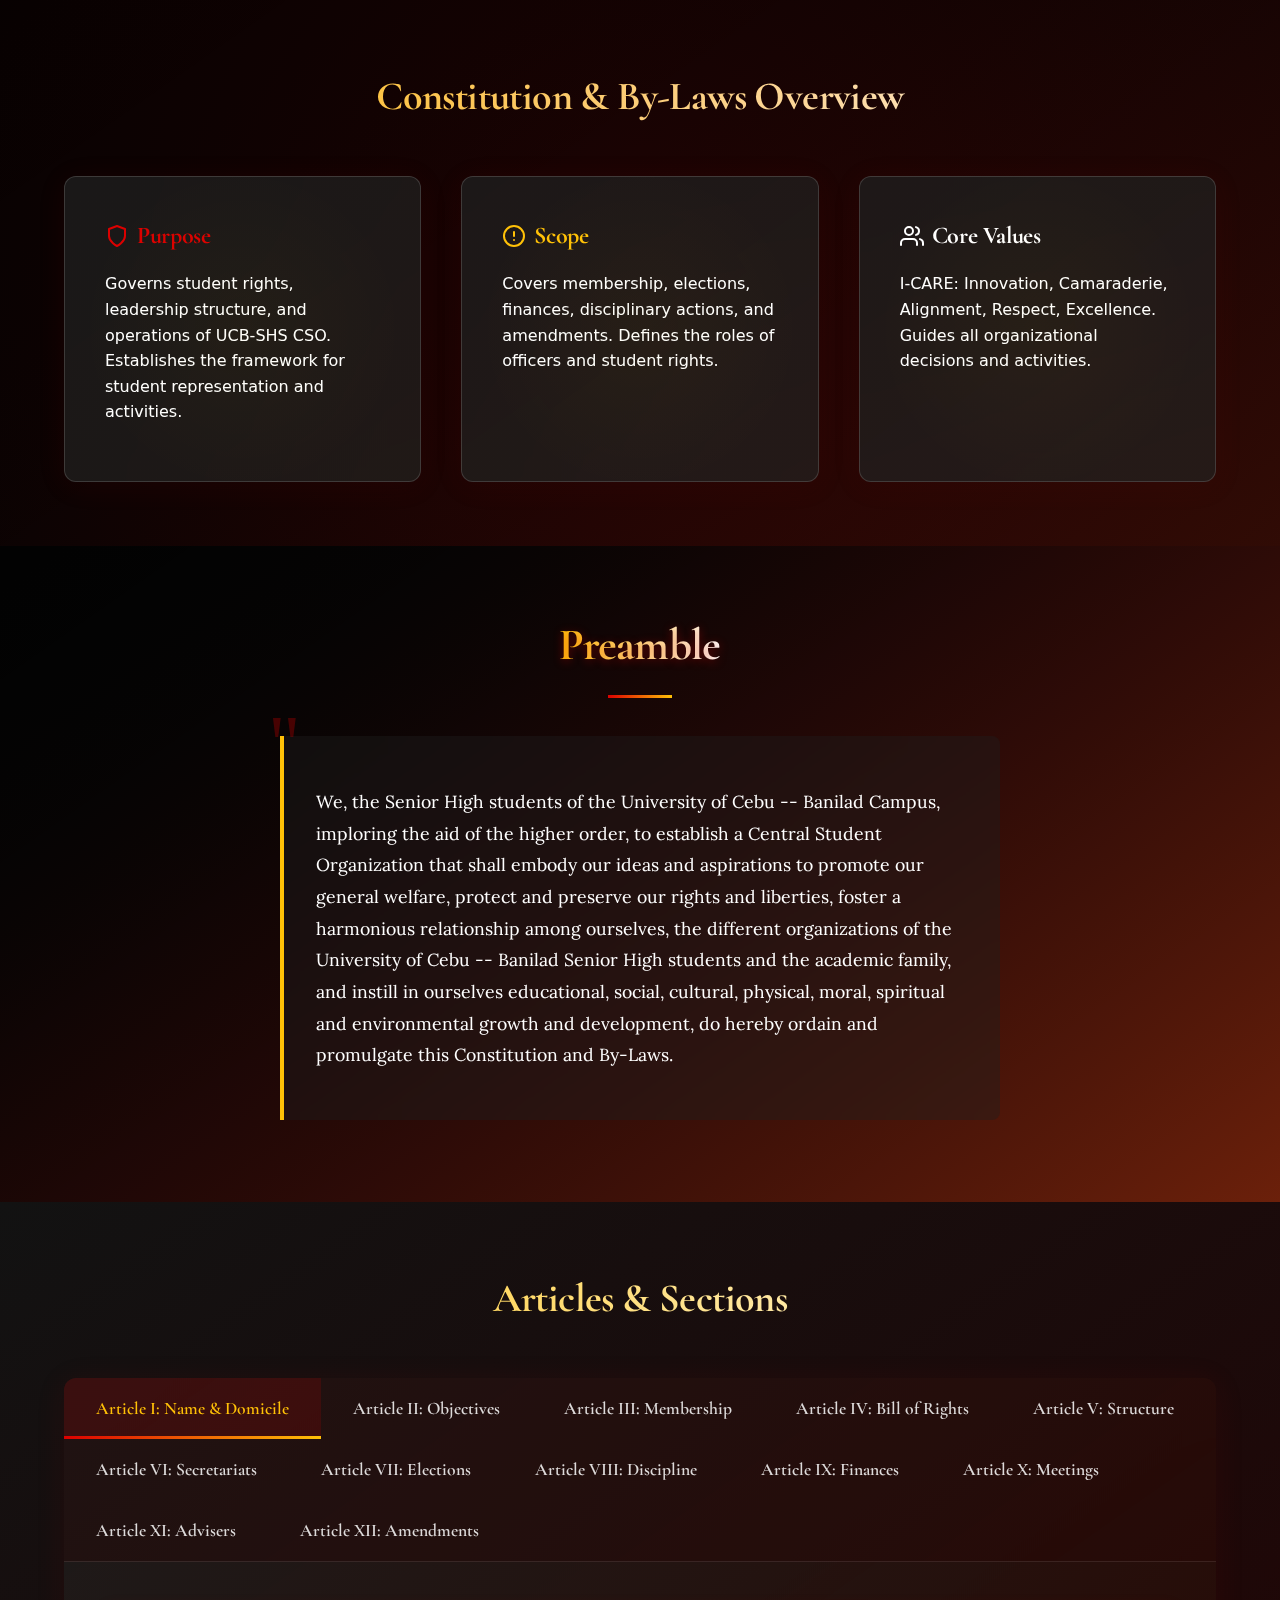
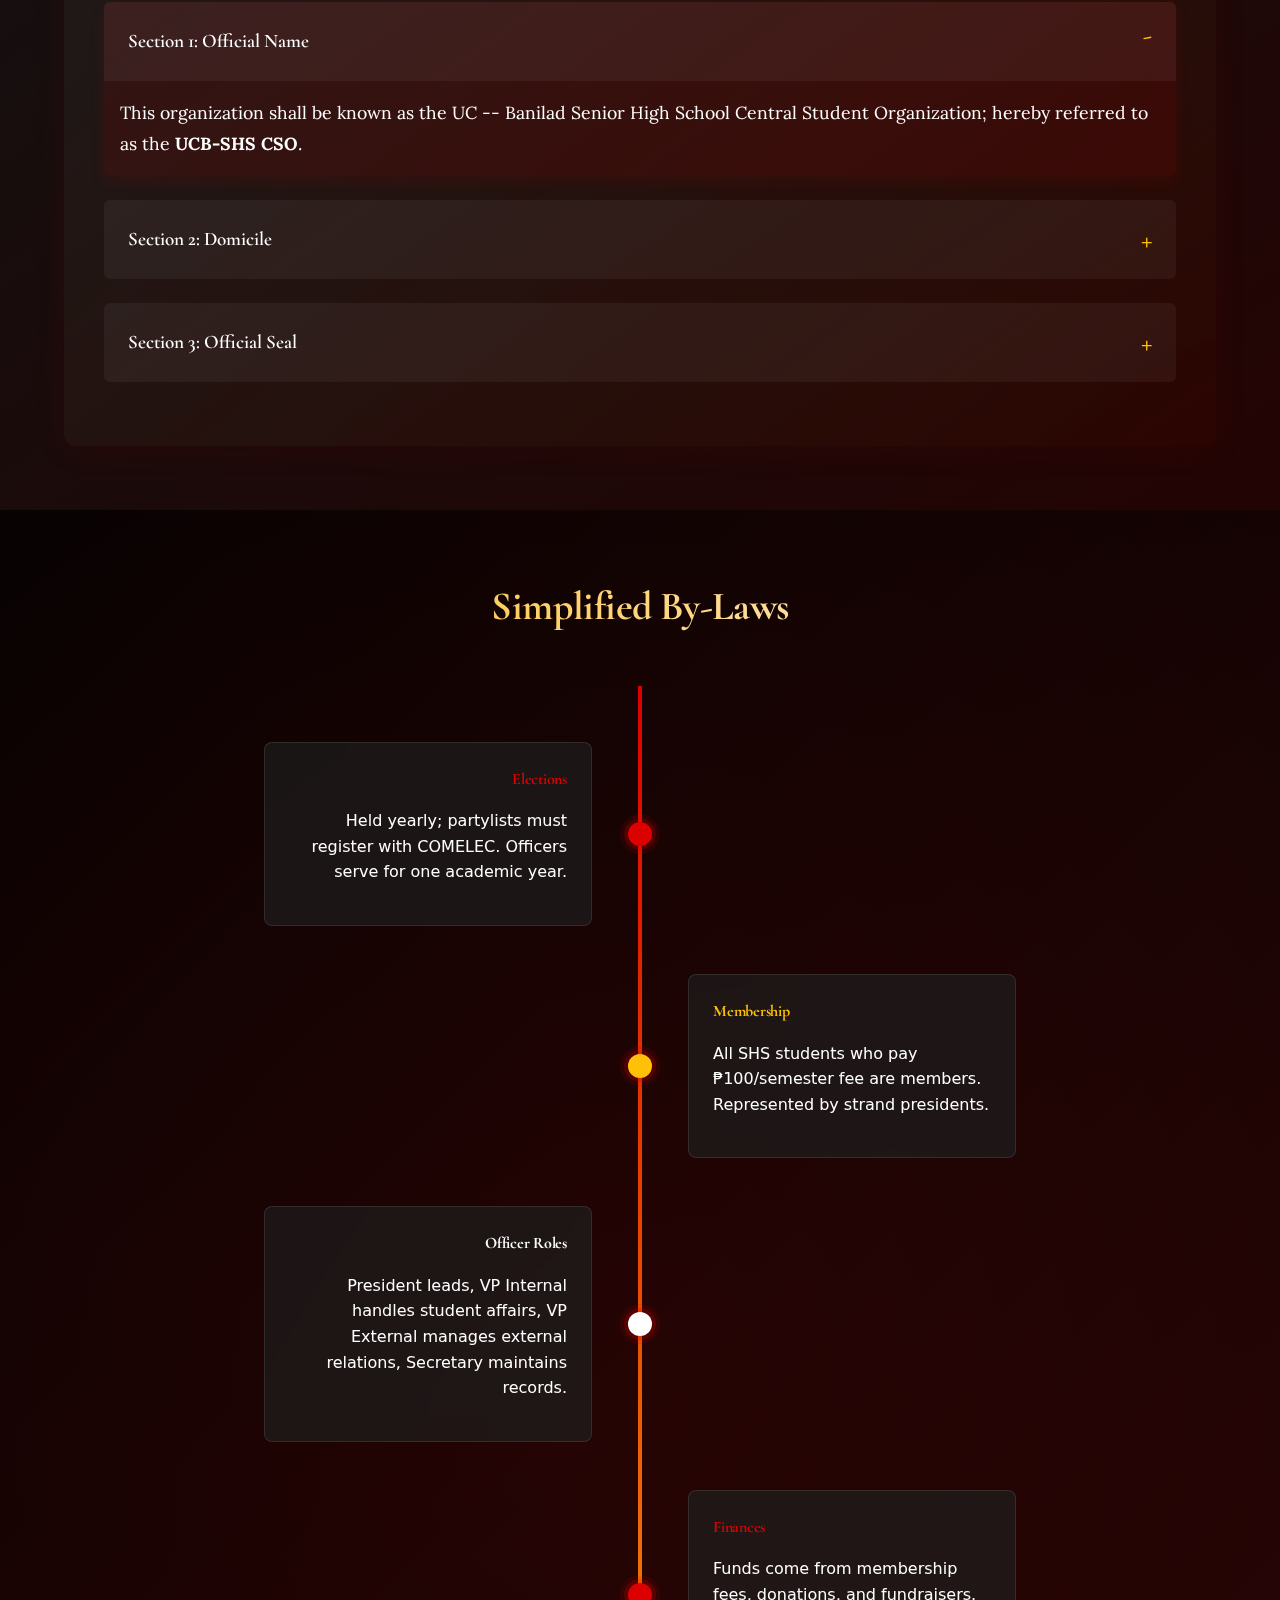
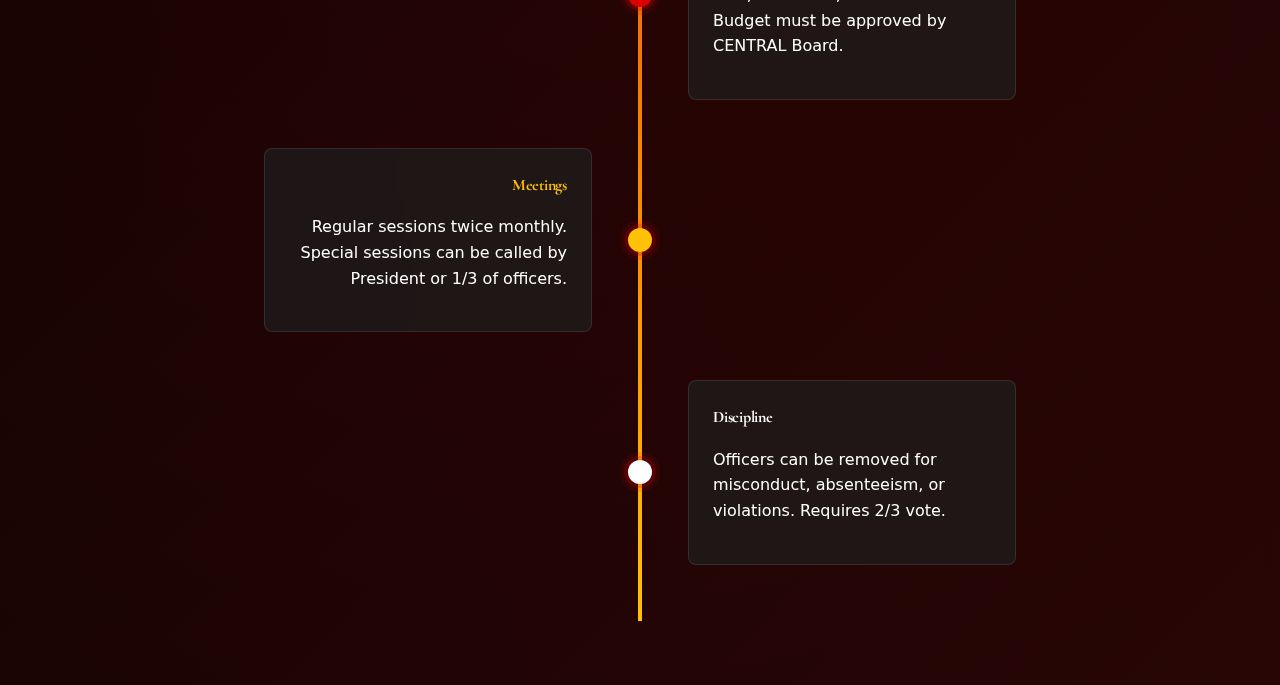
<file: index.html>
<!DOCTYPE html>
<html lang="en">
<head>
    <meta charset="UTF-8">
    <meta name="viewport" content="width=device-width, initial-scale=1.0">
    <title>Constitution & By-Laws</title>
    <link rel="preconnect" href="https://fonts.googleapis.com">
    <link rel="preconnect" href="https://fonts.gstatic.com" crossorigin>
    <link href="https://fonts.googleapis.com/css2?family=Cormorant+Garamond:wght@400;500;600;700&family=Lora:wght@400;500;600&display=swap" rel="stylesheet">
    <style>
        /* ======================
           GLOBAL STYLES 
           ====================== */
        :root {
            --crimson: #dc0000;
            --gold: #ffc107;
            --dark-bg: #121212;
            --light-white: rgba(255, 255, 255, 0.85);
            --section-padding: 4rem 0;
            --ease-smooth: cubic-bezier(0.16, 1, 0.3, 1);
        }
        
        body {
            font-family: 'Segoe UI', system-ui, sans-serif;
            background-color: var(--dark-bg);
            color: white;
            margin: 0;
            padding: 0;
            line-height: 1.6;
        }
        
        h1, h2, h3, h4 {
            font-weight: 700;
            margin-top: 0;
            font-family: 'Cormorant Garamond', serif;
            letter-spacing: -0.015em;
        }
        
        a {
            color: var(--gold);
            text-decoration: none;
        }
        
        .container {
            width: 90%;
            max-width: 1200px;
            margin: 0 auto;
        }

        /* ======================
           CBL OVERVIEW SECTION 
           ====================== */
        .cbl-overview {
            padding: var(--section-padding);
            background: linear-gradient(145deg, 
                rgba(0,0,0,0.95), 
                color-mix(in oklab, rgba(40,0,0,0.7), var(--gold) 5%));
            position: relative;
            overflow: hidden;
        }
        
        .cbl-overview::before {
            content: '';
            position: absolute;
            top: -50%;
            left: -50%;
            width: 200%;
            height: 200%;
            background: radial-gradient(circle, rgba(220,0,0,0.1) 0%, transparent 70%);
            animation: pulse 15s infinite alternate;
            z-index: 0;
        }
        
        .overview-grid {
            display: grid;
            grid-template-columns: repeat(auto-fit, minmax(300px, 1fr));
            gap: 2.5rem;
            position: relative;
            z-index: 1;
        }
        
        .overview-card {
            background: linear-gradient(
                145deg,
                rgba(30, 30, 30, 0.8),
                color-mix(in oklab, rgba(30, 30, 30, 0.7), var(--gold) 2%)
            );
            backdrop-filter: blur(12px);
            border-radius: 12px;
            padding: 2.5rem;
            border: 1px solid rgba(255, 255, 255, 0.15);
            transition: all 0.4s var(--ease-smooth);
            box-shadow: 
                0 4px 30px rgba(179, 0, 0, 0.08),
                0 7px 20px rgba(0, 0, 0, 0.1);
            position: relative;
            overflow: hidden;
        }
        
        .overview-card::before {
            content: '';
            position: absolute;
            top: 0;
            left: 0;
            width: 100%;
            height: 100%;
            background: radial-gradient(
                circle at center,
                rgba(255, 215, 0, 0.05) 0%,
                transparent 70%
            );
            z-index: 0;
            opacity: 0.6;
            transition: opacity 0.3s ease;
        }
        
        .overview-card:hover {
            transform: translateY(-8px);
            box-shadow: 
                0 8px 40px rgba(220, 0, 0, 0.2),
                0 12px 30px rgba(0, 0, 0, 0.15);
        }
        
        .overview-card:hover::before {
            opacity: 0.9;
        }
        
        .overview-card h3 {
            color: var(--accent);
            font-size: 1.5rem;
            margin-bottom: 1rem;
            display: flex;
            align-items: center;
            gap: 0.5rem;
        }
        
        .overview-card h3::before {
            content: '';
            display: inline-block;
            width: 24px;
            height: 24px;
            background-color: var(--accent);
            mask-image: var(--icon);
            mask-size: contain;
            mask-repeat: no-repeat;
            mask-position: center;
        }

        /* ======================
           PREAMBLE SECTION 
           ====================== */
        .preamble-section {
            padding: var(--section-padding);
            position: relative;
            background: url('https://images.unsplash.com/photo-1601662528567-526cd06f6582?ixlib=rb-1.2.1&auto=format&fit=crop&w=1350&q=80') center/cover fixed;
            text-align: center;
        }
        
        .preamble-section::before {
            content: '';
            position: absolute;
            top: 0;
            left: 0;
            width: 100%;
            height: 100%;
            background: linear-gradient(145deg, 
                rgba(0,0,0,0.9), 
                color-mix(in oklab, rgba(220,0,0,0.4), var(--gold) 5%));
        }
        
        .preamble-content {
            position: relative;
            z-index: 1;
            max-width: 800px;
            margin: 0 auto;
        }
        
        .preamble-content h2 {
            font-size: clamp(2rem, 4vw, 2.8rem);
            background: linear-gradient(to right, var(--gold), #ffffff);
            -webkit-background-clip: text;
            background-clip: text;
            color: transparent;
            text-shadow: 0 2px 10px rgba(220, 0, 0, 0.4);
            position: relative;
            display: inline-block;
        }
        
        .preamble-content h2::after {
            content: '';
            position: absolute;
            bottom: -1rem;
            left: 50%;
            transform: translateX(-50%);
            width: 4rem;
            height: 3px;
            background: linear-gradient(90deg, var(--crimson), var(--gold));
        }
        
        .preamble-content blockquote {
            font-family: 'Lora', serif;
            font-size: clamp(1.1rem, 1.25vw, 1.3rem);
            line-height: 1.8;
            border-left: 4px solid var(--gold);
            padding: 2rem;
            text-align: left;
            position: relative;
            background: rgba(30, 30, 30, 0.4);
            backdrop-filter: blur(8px);
            border-radius: 0 8px 8px 0;
            transition: all 0.4s var(--ease-smooth);
        }
        
        .preamble-content blockquote:hover {
            transform: translateY(-5px);
            box-shadow: 0 10px 30px rgba(220, 0, 0, 0.2);
        }
        
        .preamble-content blockquote::before {
            content: '"';
            position: absolute;
            font-size: 5rem;
            color: rgba(220, 0, 0, 0.3);
            top: -2rem;
            left: -1rem;
            line-height: 1;
            font-family: serif;
        }

        /* ======================
           ARTICLES SECTION 
           ====================== */
        .articles-section {
            padding: var(--section-padding);
            background: linear-gradient(145deg, 
                rgba(18,18,18,0.95), 
                rgba(40,0,0,0.8));
        }
        
        .articles-container {
            background: linear-gradient(
                145deg,
                rgba(30, 30, 30, 0.8),
                color-mix(in oklab, rgba(40, 0, 0, 0.6), var(--gold) 3%)
            );
            backdrop-filter: blur(12px);
            border-radius: 12px;
            overflow: hidden;
            box-shadow: 
                0 4px 30px rgba(179, 0, 0, 0.1),
                0 7px 20px rgba(0, 0, 0, 0.1);
        }
        
        .article-tabs {
            display: flex;
            flex-wrap: wrap;
            border-bottom: 1px solid rgba(255, 255, 255, 0.1);
            background: rgba(40, 0, 0, 0.3);
        }
        
        .tab-btn {
            padding: 1.25rem 2rem;
            background: transparent;
            border: none;
            color: var(--light-white);
            font-family: 'Cormorant Garamond', serif;
            font-weight: 600;
            font-size: 1.1rem;
            cursor: pointer;
            position: relative;
            transition: all 0.4s var(--ease-smooth);
        }
        
        .tab-btn::after {
            content: '';
            position: absolute;
            bottom: 0;
            left: 0;
            width: 100%;
            height: 3px;
            background: linear-gradient(90deg, var(--crimson), var(--gold));
            transform: scaleX(0);
            transition: transform 0.4s var(--ease-smooth);
        }
        
        .tab-btn:hover {
            color: white;
            background: rgba(220, 0, 0, 0.2);
        }
        
        .tab-btn.active {
            color: var(--gold);
            background: rgba(220, 0, 0, 0.15);
        }
        
        .tab-btn.active::after {
            transform: scaleX(1);
        }
        
        .article-content {
            padding: 2.5rem;
            display: none;
            opacity: 0;
            transition: 
                opacity 0.4s var(--ease-smooth),
                height 0.4s var(--ease-smooth),
                padding 0.4s var(--ease-smooth);
        }
        
        .article-content.active {
            display: block;
            opacity: 1;
        }
        
        .article-content details {
            margin-bottom: 1.5rem;
            border-radius: 6px;
            overflow: hidden;
            transition: all 0.3s var(--ease-smooth);
        }
        
        .article-content details[open] {
            background: rgba(220, 0, 0, 0.1);
            box-shadow: 0 5px 15px rgba(220, 0, 0, 0.1);
        }
        
        .article-content summary {
            padding: 1.5rem;
            background: rgba(255, 255, 255, 0.05);
            cursor: pointer;
            font-family: 'Cormorant Garamond', serif;
            font-weight: 600;
            font-size: 1.2rem;
            position: relative;
            list-style: none;
        }
        
        .article-content summary::after {
            content: '+';
            position: absolute;
            right: 1.5rem;
            top: 50%;
            transform: translateY(-50%);
            font-size: 1.8rem;
            color: var(--gold);
            transition: all 0.3s var(--ease-smooth);
        }
        
        .article-content details[open] summary::after {
            content: '-';
            transform: translateY(-50%) rotate(180deg);
        }
        
        .article-content summary:hover {
            background: rgba(220, 0, 0, 0.2);
        }
        
        .article-content p {
            font-family: 'Lora', serif;
            font-size: 1.1rem;
            line-height: 1.8;
            padding: 1rem;
            margin: 0;
        }

/* Simplified Bylaws Section - Exact Layout Match */
.simplified-section {
    padding: var(--section-padding);
    background: linear-gradient(135deg, rgba(0,0,0,0.9), rgba(40,0,0,0.7));
    position: relative;
    overflow: hidden;
}

.simplified-section::before {
    content: '';
    position: absolute;
    top: -50%;
    left: -50%;
    width: 200%;
    height: 200%;
    background: radial-gradient(circle, rgba(220,0,0,0.1) 0%, transparent 70%);
    animation: pulse 15s infinite alternate;
    z-index: 0;
}

.timeline {
    position: relative;
    max-width: 800px;
    margin: 0 auto;
    padding: 2rem 0;
}

.timeline::before {
    content: '';
    position: absolute;
    top: 0;
    left: 50%;
    transform: translateX(-50%);
    width: 4px;
    height: 100%;
    background: linear-gradient(to bottom, var(--crimson), var(--gold));
}

.timeline-item {
    position: relative;
    width: 50%;
    padding: 1.5rem;
    box-sizing: border-box;
}

.timeline-item:nth-child(odd) {
    left: 0;
    text-align: right;
    padding-right: 3rem;
}

.timeline-item:nth-child(even) {
    left: 50%;
    text-align: left;
    padding-left: 3rem;
}

.timeline-marker {
    position: absolute;
    width: 24px;
    height: 24px;
    border-radius: 50%;
    background: var(--color);
    top: 50%;
    transform: translateY(-50%);
    box-shadow: 0 0 0 4px rgba(220, 0, 0, 0.2), 0 0 0 8px rgba(220, 0, 0, 0.1);
    animation: pulse 2s infinite;
}

.timeline-item:nth-child(odd) .timeline-marker {
    right: -12px;
}

.timeline-item:nth-child(even) .timeline-marker {
    left: -12px;
}

.timeline-content {
    background: rgba(30, 30, 30, 0.7);
    backdrop-filter: blur(10px);
    padding: 1.5rem;
    border-radius: 8px;
    border: 1px solid rgba(255, 255, 255, 0.1);
    transition: all 0.3s ease;
}

.timeline-item:hover .timeline-content {
    transform: translateY(-5px);
    box-shadow: 0 10px 20px rgba(220, 0, 0, 0.3);
}

.timeline-content h4 {
    color: var(--color);
    margin-bottom: 0.5rem;
}

/* Mobile Responsiveness */
@media (max-width: 768px) {
    .timeline::before {
        left: 31px;
    }
    
    .timeline-item {
        width: 100%;
        padding-left: 70px;
        padding-right: 0;
        text-align: left;
    }
    
    .timeline-item:nth-child(even) {
        left: 0;
    }
    
    .timeline-item:nth-child(odd) .timeline-marker,
    .timeline-item:nth-child(even) .timeline-marker {
        left: 19px;
    }
}


        /* ======================
           ANIMATIONS 
           ====================== */
        @keyframes pulse {
            0% { box-shadow: 0 0 0 0 rgba(220, 0, 0, 0.4); }
            70% { box-shadow: 0 0 0 15px rgba(220, 0, 0, 0); }
            100% { box-shadow: 0 0 0 0 rgba(220, 0, 0, 0); }
        }
        
        @keyframes fadeInUp {
            from {
                opacity: 0;
                transform: translateY(20px);
            }
            to {
                opacity: 1;
                transform: translateY(0);
            }
        }

    </style>
</head>
<body>
    <!-- Overview Section -->
    <section class="cbl-overview">
        <div class="container">
            <h2 style="text-align: center; margin-bottom: 3rem; font-size: 2.5rem; background: linear-gradient(to right, var(--gold), #ffffff); -webkit-background-clip: text; background-clip: text; color: transparent;">Constitution & By-Laws Overview</h2>
            
            <div class="overview-grid">
                <div class="overview-card" style="--accent: var(--crimson); --icon: url('data:image/svg+xml,%3Csvg xmlns=%22http://www.w3.org/2000/svg%22 viewBox=%220 0 24 24%22 fill=%22none%22 stroke=%22currentColor%22 stroke-width=%222%22 stroke-linecap=%22round%22 stroke-linejoin=%22round%22%3E%3Cpath d=%22M12 22s8-4 8-10V5l-8-3-8 3v7c0 6 8 10 8 10z%22/%3E%3C/svg%3E');">
                  <h3>Purpose</h3>
                  <p>Governs student rights, leadership structure, and operations of UCB-SHS CSO. Establishes the framework for student representation and activities.</p>
                </div>
              
                <div class="overview-card" style="--accent: var(--gold); --icon: url('data:image/svg+xml,%3Csvg xmlns=%22http://www.w3.org/2000/svg%22 viewBox=%220 0 24 24%22 fill=%22none%22 stroke=%22currentColor%22 stroke-width=%222%22 stroke-linecap=%22round%22 stroke-linejoin=%22round%22%3E%3Ccircle cx=%2212%22 cy=%2212%22 r=%2210%22/%3E%3Cline x1=%2212%22 y1=%228%22 x2=%2212%22 y2=%2212%22/%3E%3Cline x1=%2212%22 y1=%2216%22 x2=%2212.01%22 y2=%2216%22/%3E%3C/svg%3E');">
                  <h3>Scope</h3>
                  <p>Covers membership, elections, finances, disciplinary actions, and amendments. Defines the roles of officers and student rights.</p>
                </div>
              
                <div class="overview-card" style="--accent: #ffffff; --icon: url('data:image/svg+xml,%3Csvg xmlns=%22http://www.w3.org/2000/svg%22 viewBox=%220 0 24 24%22 fill=%22none%22 stroke=%22currentColor%22 stroke-width=%222%22 stroke-linecap=%22round%22 stroke-linejoin=%22round%22%3E%3Cpath d=%22M17 21v-2a4 4 0 0 0-4-4H5a4 4 0 0 0-4 4v2%22/%3E%3Ccircle cx=%229%22 cy=%227%22 r=%224%22/%3E%3Cpath d=%22M23 21v-2a4 4 0 0 0-3-3.87%22/%3E%3Cpath d=%22M16 3.13a4 4 0 0 1 0 7.75%22/%3E%3C/svg%3E');">
                  <h3>Core Values</h3>
                  <p>I-CARE: Innovation, Camaraderie, Alignment, Respect, Excellence. Guides all organizational decisions and activities.</p>
                </div>
              </div>
              
        </div>
    </section>
    
    <!-- Preamble Section -->
    <section class="preamble-section">
        <div class="container preamble-content">
            <h2>Preamble</h2>
            <blockquote>
                <p>We, the Senior High students of the University of Cebu -- Banilad Campus, imploring the aid of the higher order, to establish a Central Student Organization that shall embody our ideas and aspirations to promote our general welfare, protect and preserve our rights and liberties, foster a harmonious relationship among ourselves, the different organizations of the University of Cebu -- Banilad Senior High students and the academic family, and instill in ourselves educational, social, cultural, physical, moral, spiritual and environmental growth and development, do hereby ordain and promulgate this Constitution and By-Laws.</p>
            </blockquote>
        </div>
    </section>
    
    <!-- Articles Section -->
    <section class="articles-section">
        <div class="container">
            <h2 style="text-align: center; margin-bottom: 3rem; font-size: 2.5rem; background: linear-gradient(to right, var(--gold), #ffffff); -webkit-background-clip: text; background-clip: text; color: transparent;">Articles & Sections</h2>
            
            <div class="articles-container">
                <div class="article-tabs">
                    <button class="tab-btn active" onclick="openArticle('article1', event)">Article I: Name & Domicile</button>
                    <button class="tab-btn" onclick="openArticle('article2', event)">Article II: Objectives</button>
                    <button class="tab-btn" onclick="openArticle('article3', event)">Article III: Membership</button>
                    <button class="tab-btn" onclick="openArticle('article4', event)">Article IV: Bill of Rights</button>
                    <button class="tab-btn" onclick="openArticle('article5', event)">Article V: Structure</button>
                    <button class="tab-btn" onclick="openArticle('article6', event)">Article VI: Secretariats</button>
                    <button class="tab-btn" onclick="openArticle('article7', event)">Article VII: Elections</button>
                    <button class="tab-btn" onclick="openArticle('article8', event)">Article VIII: Discipline</button>
                    <button class="tab-btn" onclick="openArticle('article9', event)">Article IX: Finances</button>
                    <button class="tab-btn" onclick="openArticle('article10', event)">Article X: Meetings</button>
                    <button class="tab-btn" onclick="openArticle('article11', event)">Article XI: Advisers</button>
                    <button class="tab-btn" onclick="openArticle('article12', event)">Article XII: Amendments</button>
                </div>
                
                <!-- Article I -->
                <div class="article-content active" id="article1">
                    <details open>
                        <summary>Section 1: Official Name</summary>
                        <p>This organization shall be known as the UC -- Banilad Senior High School Central Student Organization; hereby referred to as the <strong>UCB-SHS CSO</strong>.</p>
                    </details>
                    
                    <details>
                        <summary>Section 2: Domicile</summary>
                        <p>The UCB-SHS CSO shall have its conference room at room <strong>908</strong> located in the ninth floor of the Senior High School Building of the University of Cebu -- Banilad Campus.</p>
                    </details>
                    
                    <details>
                        <summary>Section 3: Official Seal</summary>
                        <p>The UCB-SHS CSO shall maintain an official seal for use upon any or all official documents of the Board.</p>
                    </details>
                </div>
                
                <!-- Article II -->
                <div class="article-content" id="article2">
                    <details open>
                        <summary>Section 1: Vision</summary>
                        <p>The UCB-SHS CSO envisions serving the communal interests of the Senior High students, teaching, and non-teaching staff by promoting cooperation and enhancing collaboration among students with different strands and tracks.</p>
                    </details>
                    
                    <details>
                        <summary>Section 2: Mission</summary>
                        <p>To uphold and pursue the democratic aspirations of the students by serving as a catalyst for students to associate with the administration, as well as with the teaching and non-teaching faculty members in promoting the core values of the University.</p>
                    </details>
                    
                    <details>
                        <summary>Section 3: Objectives</summary>
                        <p>Includes effective communication channels, accountability, service, representation, advocacy, engagement, outreach, leadership development, cultural diversity, academic support, and maintaining a positive attitude.</p>
                    </details>
                </div>
                
                <!-- Article III -->
                <div class="article-content" id="article3">
                    <details open>
                        <summary>Section 1: Members</summary>
                        <p>All bonafide senior high students of the University of Cebu -- Banilad Campus who have paid the academic year membership fee shall become members of the UCB-SHS CSO represented by their respective tracks/strands student body organization presidents.</p>
                    </details>
                    
                    <details>
                        <summary>Section 2: Membership Fee</summary>
                        <p>All members are required to pay the semestral membership fee of <strong>One Hundred Pesos (P100.00)</strong> which should be remitted during the first month of every semester.</p>
                    </details>
                </div>
                
                <!-- Article IV -->
                <div class="article-content" id="article4">
                    <details open>
                        <summary>Section 1: Student Rights</summary>
                        <p>Students shall have the right to have their grievances heard, attend meetings, and access financial statements of UCB-SHS CSO.</p>
                    </details>
                    
                    <details>
                        <summary>Section 2: Right to Information</summary>
                        <p>Students have the right to be informed and consulted regarding school policies which may directly or indirectly affect them.</p>
                    </details>
                    
                    <details>
                        <summary>Section 3: Right to Representation</summary>
                        <p>Students shall have the right to be represented through the UCB-SHS CSO in the determination of school policies.</p>
                    </details>
                    
                    <details>
                        <summary>Section 4: Freedom of Expression</summary>
                        <p>Students shall have the right to free expression of opinions and suggestions through the UCB-SHS CSO, provided it does not harm oneself or others.</p>
                    </details>
                </div>
                
                <!-- Article V -->
                <div class="article-content" id="article5">
                    <details open>
                        <summary>Section 1: Organizational Structure</summary>
                        <p>The UCB-SHS CSO shall have an organization structure composed of Executives, Commission on Budgetary and Treasury, Partylist, and Secretariats.</p>
                    </details>
                    
                    <details>
                        <summary>Section 2: CENTRAL Board</summary>
                        <p>The executive board members composed of executive officers, known as the CENTRAL Board of Executives (CENTRAL).</p>
                    </details>
                    
                    <details>
                        <summary>Section 3-20: Officer Roles</summary>
                        <p>Detailed rights, functions and obligations for:
                            <ul>
                                <li>President</li>
                                <li>Vice Presidents (Internal/External)</li>
                                <li>Secretary & Assistant Secretary</li>
                                <li>Graphic Designer & Layout Artist</li>
                                <li>Commission on Budget and Treasury</li>
                                <li>Partylist Officers</li>
                                <li>Grade Representatives</li>
                            </ul>
                        </p>
                    </details>
                </div>
                
                <!-- Article VI -->
                <div class="article-content" id="article6">
                    <details open>
                        <summary>Section 1: Definition</summary>
                        <p>The Secretariats are classroom Mayors who represent every student in the Senior High School department.</p>
                    </details>
                    
                    <details>
                        <summary>Section 2: Composition</summary>
                        <p>Composed of incumbent mayors from all strands/tracks. Term length is one semester, renewable upon reelection.</p>
                    </details>
                    
                    <details>
                        <summary>Section 3: Functions</summary>
                        <p>Implement events, communicate concerns, represent classes, assist council, and provide feedback.</p>
                    </details>
                    
                    <details>
                        <summary>Section 4: Reelection Conditions</summary>
                        <p>Reelection in 2nd semester only allowed for health reasons, transfers, violations, or adviser mandate.</p>
                    </details>
                </div>
                
                <!-- Article VII -->
                <div class="article-content" id="article7">
                    <details open>
                        <summary>Section 1: Election Calendar</summary>
                        <p>Year-End Elections in May, with Oath-Taking and Turning-Over Ceremony. Vacancies filled at start of academic year.</p>
                    </details>
                    
                    <details>
                        <summary>Section 2-4: Election Process</summary>
                        <p>Partylist registration with COMELEC, validation, and speech procedures. Grounds for dissolution.</p>
                    </details>
                    
                    <details>
                        <summary>Section 5-6: Ceremonies</summary>
                        <p>Oath-Taking led by principal. Turning-Over includes awards, farewells, and planning sessions.</p>
                    </details>
                    
                    <details>
                        <summary>Section 7-10: Vacancies</summary>
                        <p>Process for filling vacancies including applications, interviews, and special provisions for Grade 11/12 officers.</p>
                    </details>
                </div>
                
                <!-- Article VIII -->
                <div class="article-content" id="article8">
                    <details open>
                        <summary>Section 1: Accountability</summary>
                        <p>Officers shall serve with responsibility, integrity, loyalty and efficiency.</p>
                    </details>
                    
                    <details>
                        <summary>Section 2: Grounds for Removal</summary>
                        <p>Includes violations of school policies, misconduct, dishonor, habitual absences, or other grounds determined by Board.</p>
                    </details>
                    
                    <details>
                        <summary>Section 3-6: Disciplinary Process</summary>
                        <p>Show Cause Order → Notice of Suspension/Removal → Due Process (2/3 vote) → Letter of Suspension/Removal.</p>
                    </details>
                </div>
                
                <!-- Article IX -->
                <div class="article-content" id="article9">
                    <details open>
                        <summary>Section 1: General Funds</summary>
                        <p>Sources include membership fees, proceeds from interests/fundraisers, donations, administration funds, fines, and other contributions.</p>
                    </details>
                    
                    <details>
                        <summary>Section 2: Special Funds</summary>
                        <p>For specific purposes approved by CENTRAL Board. Unused amounts revert to general funds.</p>
                    </details>
                    
                    <details>
                        <summary>Section 3-4: Fund Management</summary>
                        <p>Collection, keeping, disbursement and expenditure procedures with proper accounting/auditing.</p>
                    </details>
                    
                    <details>
                        <summary>Section 5-6: Transparency</summary>
                        <p>Right to access financial statements. Bank signatories: President, CBT Chairperson, and two Advisers.</p>
                    </details>
                </div>
                
                <!-- Article X -->
                <div class="article-content" id="article10">
                    <details open>
                        <summary>Section 1: Regular Sessions</summary>
                        <p>Twice monthly at agreed time/place.</p>
                    </details>
                    
                    <details>
                        <summary>Section 2: Special Sessions</summary>
                        <p>Called by President or 1/3 of officers with 2-day notice (unless emergency).</p>
                    </details>
                    
                    <details>
                        <summary>Section 3: Local Sessions</summary>
                        <p>Called by CBT Chairperson or President to discuss urgent matters with Secretariats.</p>
                    </details>
                    
                    <details>
                        <summary>Section 4: Proxy</summary>
                        <p>Absent members may send representatives with voting power if excused in advance.</p>
                    </details>
                </div>
                
                <!-- Article XI -->
                <div class="article-content" id="article11">
                    <details open>
                        <summary>Section 1: Purpose</summary>
                        <p>Ensure actions comply with rules/regulations of UCB-SHS CSO, University, DepEd, and laws.</p>
                    </details>
                    
                    <details>
                        <summary>Section 2-3: Qualifications</summary>
                        <p>Faculty/non-teaching employees with integrity. Board may define additional qualifications/disqualifications.</p>
                    </details>
                    
                    <details>
                        <summary>Section 4-5: Selection & Term</summary>
                        <p>Nominated by Board/principal → CENTRAL deliberation → President selection with majority vote. Term lasts with CENTRAL confidence.</p>
                    </details>
                </div>
                
                <!-- Article XII -->
                <div class="article-content" id="article12">
                    <details open>
                        <summary>Section 1-2: Dissolution</summary>
                        <p>Independent entity unless suspended/closed by official memorandum or 2/3 faculty vote. Right to appeal process.</p>
                    </details>
                    
                    <details>
                        <summary>Section 3-4: COMELEC</summary>
                        <p>Composed of 2 advisers + 8 appointees. Handles candidate validation, election rules, results, and protests.</p>
                    </details>
                    
                    <details>
                        <summary>Section 5-7: Amendments</summary>
                        <p>Requires 2/3 vote. Revision process involves Drafting, Revision, and Executive committees with adviser supervision.</p>
                    </details>
                    
                    <details>
                        <summary>Section 8-9: Health Crisis</summary>
                        <p>Adapt to pandemics through virtual services, information dissemination, and financial aid.</p>
                    </details>
                </div>
            </div>
        </div>
    </section>
    
    <!-- Simplified CBL Section -->
    <section class="simplified-section">
        <div class="container">
            <h2 style="text-align: center; margin-bottom: 3rem; font-size: 2.5rem; background: linear-gradient(to right, var(--gold), #ffffff); -webkit-background-clip: text; background-clip: text; color: transparent;">Simplified By-Laws</h2>
            
            <div class="timeline">
                <div class="timeline-item" style="--color: var(--crimson);">
                    <div class="timeline-marker"></div>
                    <div class="timeline-content">
                        <h4>Elections</h4>
                        <p>Held yearly; partylists must register with COMELEC. Officers serve for one academic year.</p>
                    </div>
                </div>
                
                <div class="timeline-item" style="--color: var(--gold);">
                    <div class="timeline-marker"></div>
                    <div class="timeline-content">
                        <h4>Membership</h4>
                        <p>All SHS students who pay ₱100/semester fee are members. Represented by strand presidents.</p>
                    </div>
                </div>
                
                <div class="timeline-item" style="--color: #ffffff;">
                    <div class="timeline-marker"></div>
                    <div class="timeline-content">
                        <h4>Officer Roles</h4>
                        <p>President leads, VP Internal handles student affairs, VP External manages external relations, Secretary maintains records.</p>
                    </div>
                </div>
                
                <div class="timeline-item" style="--color: var(--crimson);">
                    <div class="timeline-marker"></div>
                    <div class="timeline-content">
                        <h4>Finances</h4>
                        <p>Funds come from membership fees, donations, and fundraisers. Budget must be approved by CENTRAL Board.</p>
                    </div>
                </div>
                
                <div class="timeline-item" style="--color: var(--gold);">
                    <div class="timeline-marker"></div>
                    <div class="timeline-content">
                        <h4>Meetings</h4>
                        <p>Regular sessions twice monthly. Special sessions can be called by President or 1/3 of officers.</p>
                    </div>
                </div>
                
                <div class="timeline-item" style="--color: #ffffff;">
                    <div class="timeline-marker"></div>
                    <div class="timeline-content">
                        <h4>Discipline</h4>
                        <p>Officers can be removed for misconduct, absenteeism, or violations. Requires 2/3 vote.</p>
                    </div>
                </div>
            </div>
        </div>
    </section>

    <script>
        // Initialize first tab on load
        document.addEventListener('DOMContentLoaded', function() {
            // Set first tab as active if none are
            if (!document.querySelector('.tab-btn.active')) {
                const firstTab = document.querySelector('.tab-btn');
                if (firstTab) {
                    firstTab.classList.add('active');
                    const firstArticle = document.querySelector('.article-content');
                    if (firstArticle) firstArticle.classList.add('active');
                }
            }

            // Intersection Observer for animations
            const observer = new IntersectionObserver((entries) => {
                entries.forEach(entry => {
                    if (entry.isIntersecting) {
                        entry.target.classList.add('animate');
                    }
                });
            }, { threshold: 0.1 });
            
            document.querySelectorAll('.overview-card, .timeline-item').forEach(el => {
                observer.observe(el);
            });
        });

        // Fixed openArticle function
        function openArticle(articleId, event) {
            if (event) event.preventDefault();
            
            // Hide all articles
            document.querySelectorAll('.article-content').forEach(content => {
                content.classList.remove('active');
            });
            
            // Show selected article
            const activeContent = document.getElementById(articleId);
            if (activeContent) activeContent.classList.add('active');
            
            // Update tab states
            document.querySelectorAll('.tab-btn').forEach(tab => {
                tab.classList.remove('active');
            });
            if (event) event.currentTarget.classList.add('active');
            
            // Smooth scroll
            setTimeout(() => {
                activeContent?.scrollIntoView({ 
                    behavior: 'smooth', 
                    block: 'start'
                });
            }, 100);
        }

// Timeline Animation - Exact Match Version
document.addEventListener('DOMContentLoaded', function() {
    const timelineItems = document.querySelectorAll('.timeline-item');
    const observer = new IntersectionObserver((entries) => {
        entries.forEach(entry => {
            if (entry.isIntersecting) {
                entry.target.classList.add('animate');
            }
        });
    }, { 
        threshold: 0.1,
        rootMargin: '0px 0px -50px 0px'
    });

    timelineItems.forEach(item => {
        observer.observe(item);
    });
    
    // Initialize first tab if needed
    if (document.querySelector('.tab-btn')) {
        document.querySelector('.tab-btn').click();
    }
});
    </script>
</body>
</html>
</file>
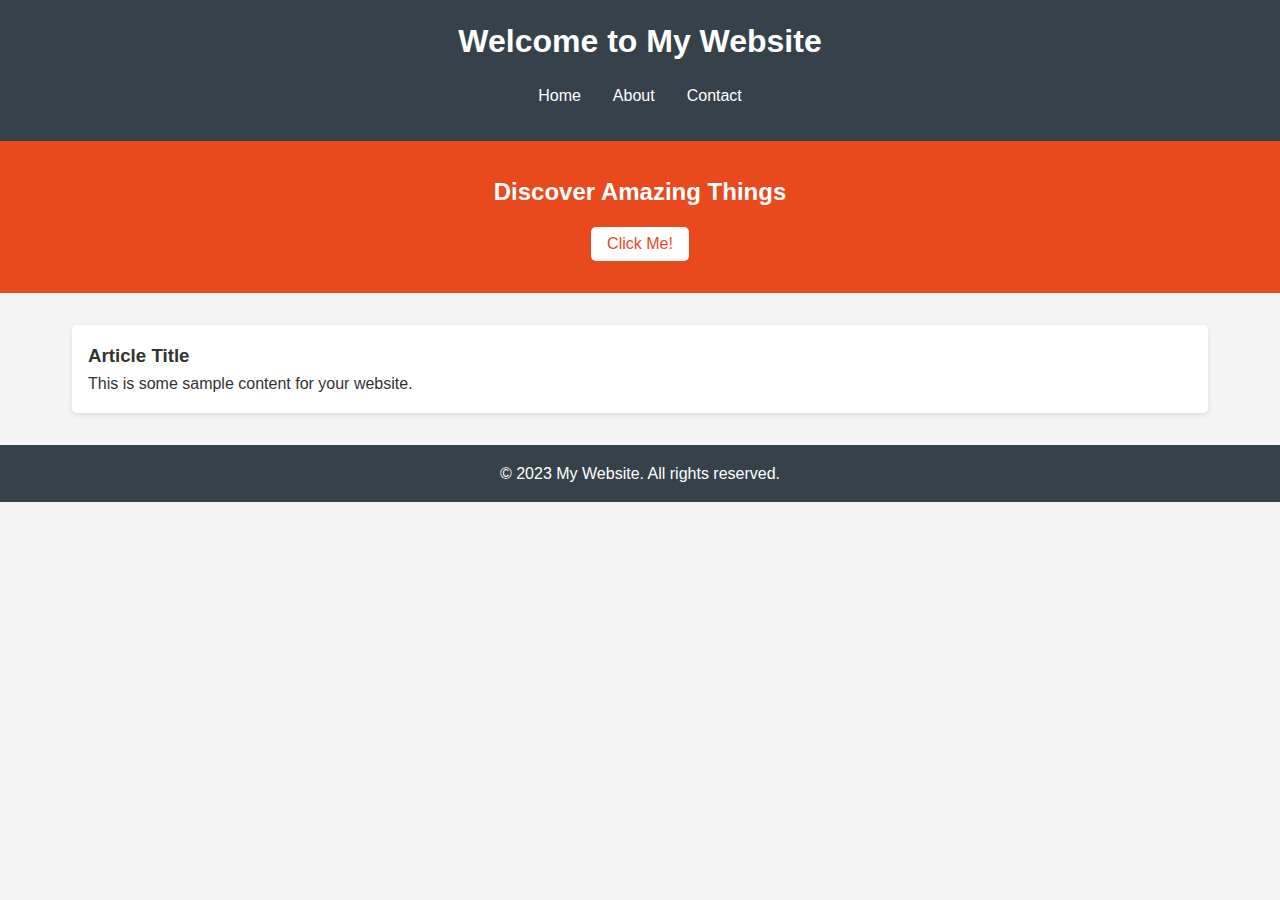
<file: WebTest/index.html>
<!DOCTYPE html>
<html lang="en">
<head>
    <meta charset="UTF-8">
    <meta name="viewport" content="width=device-width, initial-scale=1.0">
    <title>My Website</title>
    <link rel="stylesheet" href="styles/main.css">
</head>
<body>
    <header>
        <h1>Welcome to My Website</h1>
        <nav>
            <ul>
                <li><a href="#">Home</a></li>
                <li><a href="#">About</a></li>
                <li><a href="#">Contact</a></li>
            </ul>
        </nav>
    </header>

    <main>
        <section id="hero">
            <h2>Discover Amazing Things</h2>
            <button id="cta-button">Click Me!</button>
        </section>

        <section id="content">
            <article>
                <h3>Article Title</h3>
                <p>This is some sample content for your website.</p>
            </article>
        </section>
    </main>

    <footer>
        <p>&copy; 2023 My Website. All rights reserved.</p>
    </footer>

    <script src="scripts/main.js"></script>
</body>
</html>
</file>
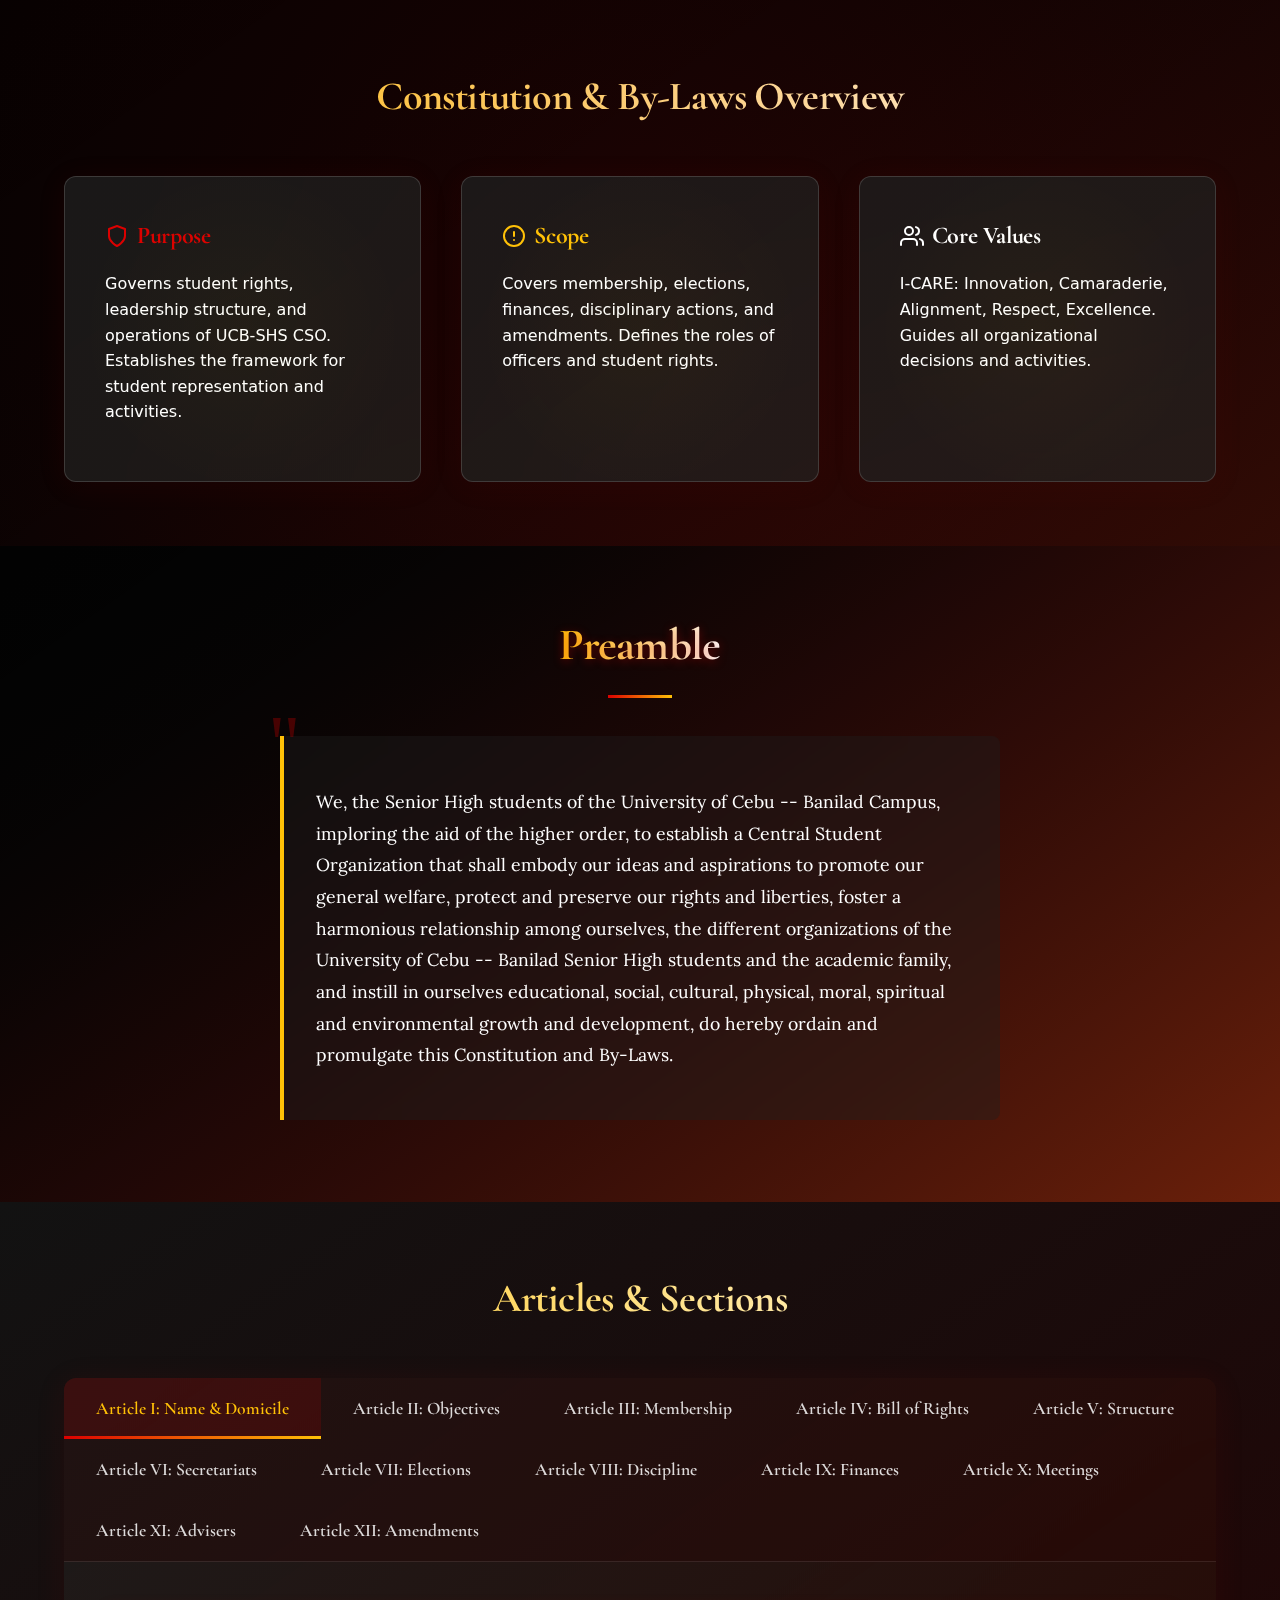
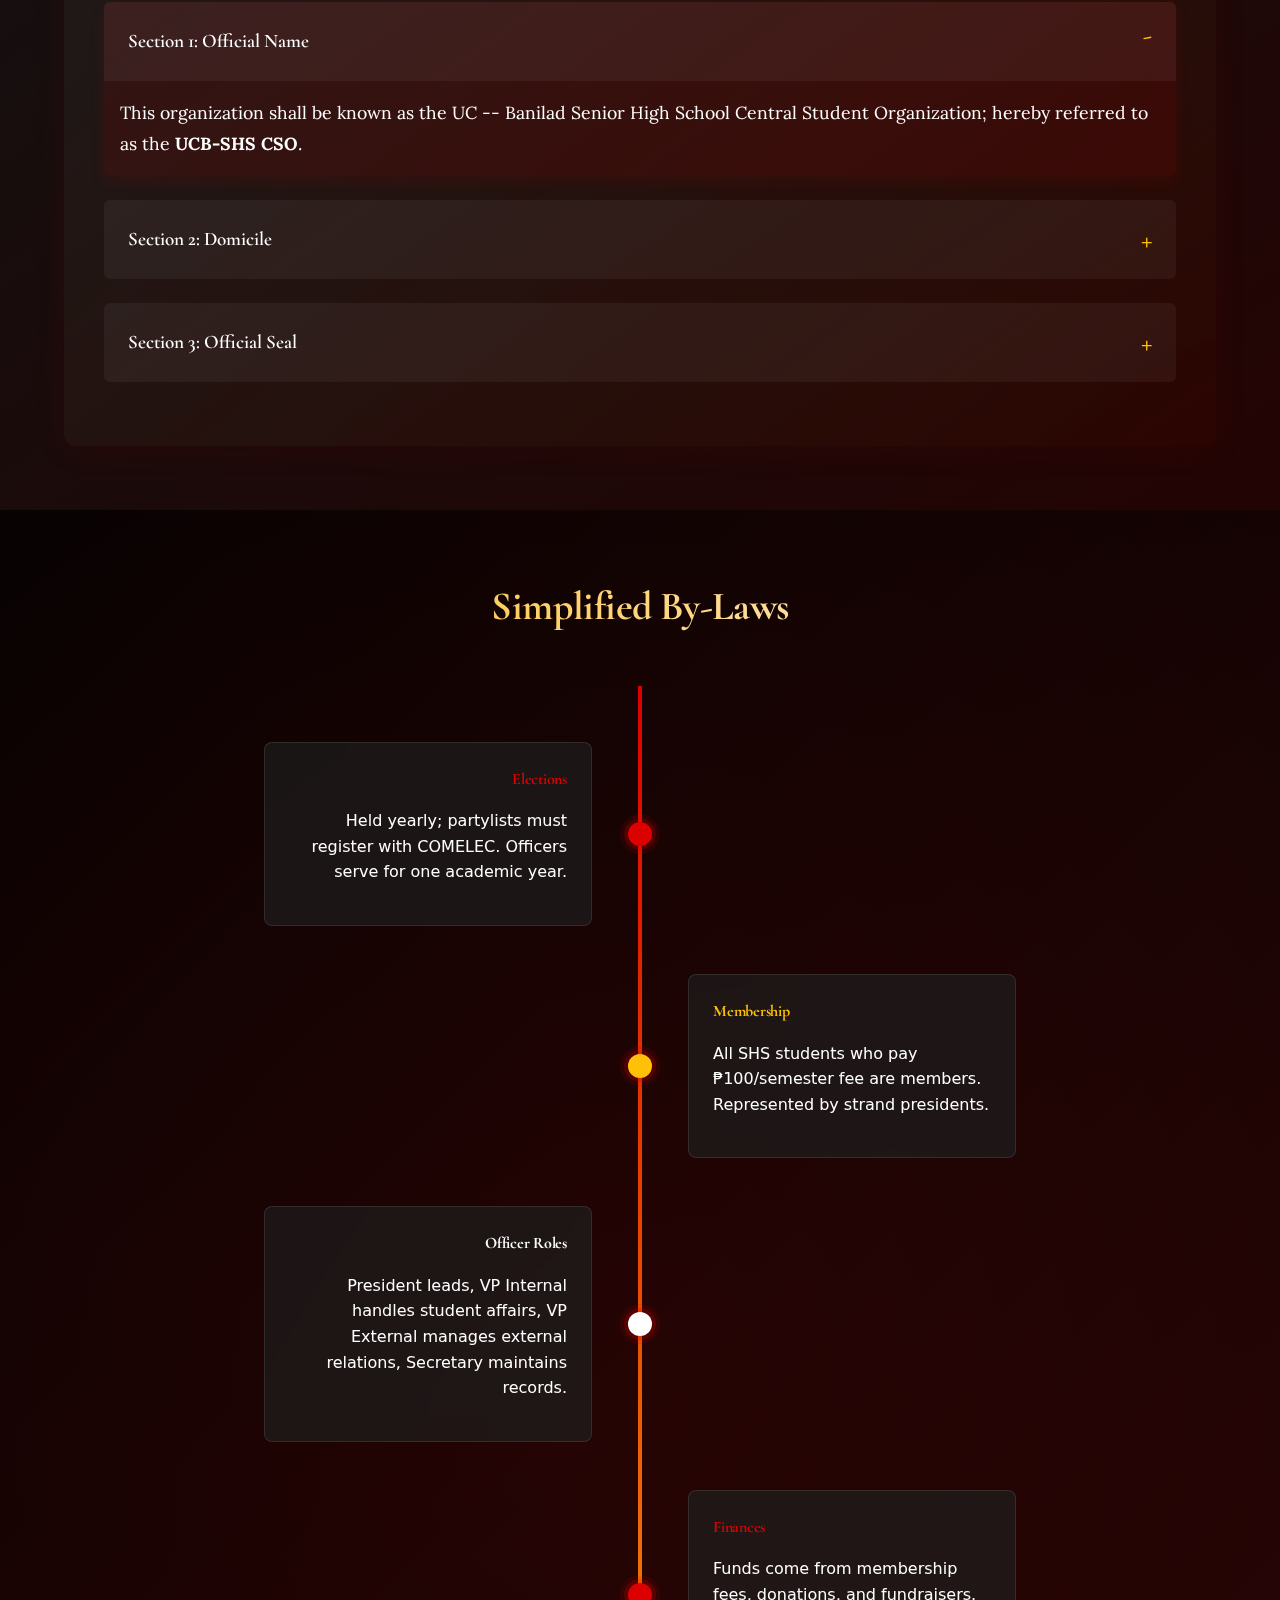
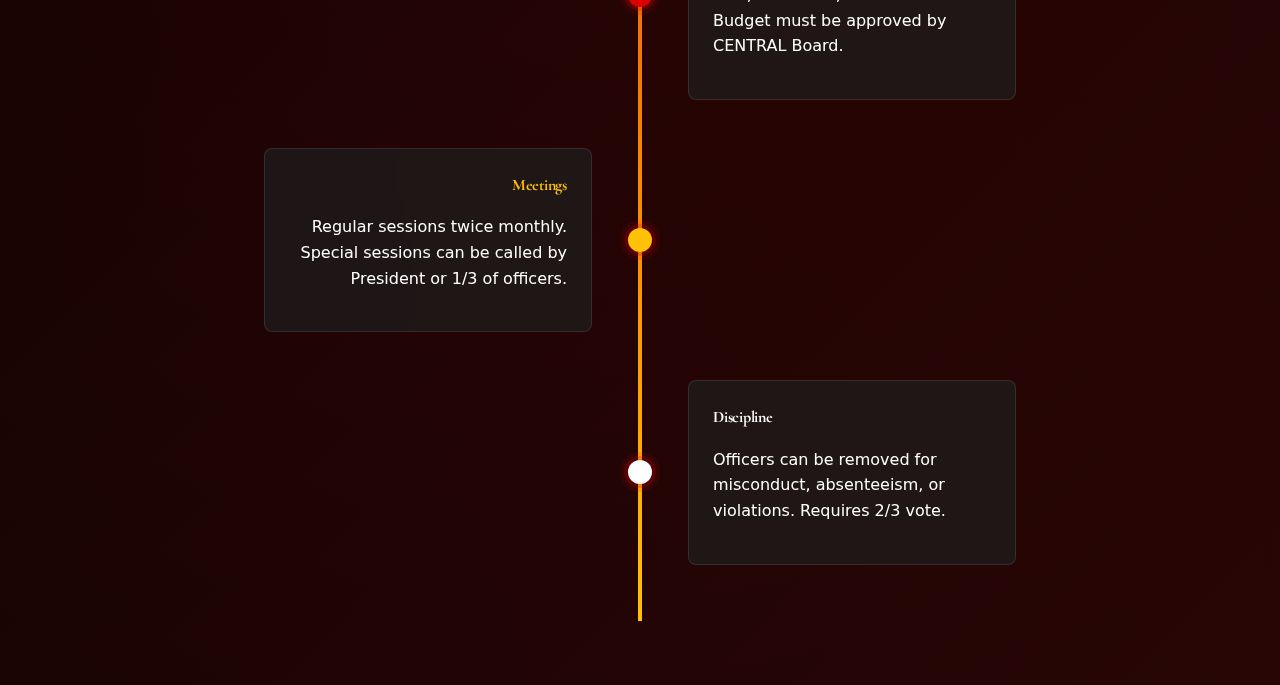
<file: cbl-draft.html>
<!DOCTYPE html>
<html lang="en">
<head>
    <meta charset="UTF-8">
    <meta name="viewport" content="width=device-width, initial-scale=1.0">
    <title>Constitution & By-Laws</title>
    <link rel="preconnect" href="https://fonts.googleapis.com">
    <link rel="preconnect" href="https://fonts.gstatic.com" crossorigin>
    <link href="https://fonts.googleapis.com/css2?family=Cormorant+Garamond:wght@400;500;600;700&family=Lora:wght@400;500;600&display=swap" rel="stylesheet">
    <style>
        /* ======================
           GLOBAL STYLES 
           ====================== */
        :root {
            --crimson: #dc0000;
            --gold: #ffc107;
            --dark-bg: #121212;
            --light-white: rgba(255, 255, 255, 0.85);
            --section-padding: 4rem 0;
            --ease-smooth: cubic-bezier(0.16, 1, 0.3, 1);
        }
        
        body {
            font-family: 'Segoe UI', system-ui, sans-serif;
            background-color: var(--dark-bg);
            color: white;
            margin: 0;
            padding: 0;
            line-height: 1.6;
        }
        
        h1, h2, h3, h4 {
            font-weight: 700;
            margin-top: 0;
            font-family: 'Cormorant Garamond', serif;
            letter-spacing: -0.015em;
        }
        
        a {
            color: var(--gold);
            text-decoration: none;
        }
        
        .container {
            width: 90%;
            max-width: 1200px;
            margin: 0 auto;
        }

        /* ======================
           CBL OVERVIEW SECTION 
           ====================== */
        .cbl-overview {
            padding: var(--section-padding);
            background: linear-gradient(145deg, 
                rgba(0,0,0,0.95), 
                color-mix(in oklab, rgba(40,0,0,0.7), var(--gold) 5%));
            position: relative;
            overflow: hidden;
        }
        
        .cbl-overview::before {
            content: '';
            position: absolute;
            top: -50%;
            left: -50%;
            width: 200%;
            height: 200%;
            background: radial-gradient(circle, rgba(220,0,0,0.1) 0%, transparent 70%);
            animation: pulse 15s infinite alternate;
            z-index: 0;
        }
        
        .overview-grid {
            display: grid;
            grid-template-columns: repeat(auto-fit, minmax(300px, 1fr));
            gap: 2.5rem;
            position: relative;
            z-index: 1;
        }
        
        .overview-card {
            background: linear-gradient(
                145deg,
                rgba(30, 30, 30, 0.8),
                color-mix(in oklab, rgba(30, 30, 30, 0.7), var(--gold) 2%)
            );
            backdrop-filter: blur(12px);
            border-radius: 12px;
            padding: 2.5rem;
            border: 1px solid rgba(255, 255, 255, 0.15);
            transition: all 0.4s var(--ease-smooth);
            box-shadow: 
                0 4px 30px rgba(179, 0, 0, 0.08),
                0 7px 20px rgba(0, 0, 0, 0.1);
            position: relative;
            overflow: hidden;
        }
        
        .overview-card::before {
            content: '';
            position: absolute;
            top: 0;
            left: 0;
            width: 100%;
            height: 100%;
            background: radial-gradient(
                circle at center,
                rgba(255, 215, 0, 0.05) 0%,
                transparent 70%
            );
            z-index: 0;
            opacity: 0.6;
            transition: opacity 0.3s ease;
        }
        
        .overview-card:hover {
            transform: translateY(-8px);
            box-shadow: 
                0 8px 40px rgba(220, 0, 0, 0.2),
                0 12px 30px rgba(0, 0, 0, 0.15);
        }
        
        .overview-card:hover::before {
            opacity: 0.9;
        }
        
        .overview-card h3 {
            color: var(--accent);
            font-size: 1.5rem;
            margin-bottom: 1rem;
            display: flex;
            align-items: center;
            gap: 0.5rem;
        }
        
        .overview-card h3::before {
            content: '';
            display: inline-block;
            width: 24px;
            height: 24px;
            background-color: var(--accent);
            mask-image: var(--icon);
            mask-size: contain;
            mask-repeat: no-repeat;
            mask-position: center;
        }

        /* ======================
           PREAMBLE SECTION 
           ====================== */
        .preamble-section {
            padding: var(--section-padding);
            position: relative;
            background: url('https://images.unsplash.com/photo-1601662528567-526cd06f6582?ixlib=rb-1.2.1&auto=format&fit=crop&w=1350&q=80') center/cover fixed;
            text-align: center;
        }
        
        .preamble-section::before {
            content: '';
            position: absolute;
            top: 0;
            left: 0;
            width: 100%;
            height: 100%;
            background: linear-gradient(145deg, 
                rgba(0,0,0,0.9), 
                color-mix(in oklab, rgba(220,0,0,0.4), var(--gold) 5%));
        }
        
        .preamble-content {
            position: relative;
            z-index: 1;
            max-width: 800px;
            margin: 0 auto;
        }
        
        .preamble-content h2 {
            font-size: clamp(2rem, 4vw, 2.8rem);
            background: linear-gradient(to right, var(--gold), #ffffff);
            -webkit-background-clip: text;
            background-clip: text;
            color: transparent;
            text-shadow: 0 2px 10px rgba(220, 0, 0, 0.4);
            position: relative;
            display: inline-block;
        }
        
        .preamble-content h2::after {
            content: '';
            position: absolute;
            bottom: -1rem;
            left: 50%;
            transform: translateX(-50%);
            width: 4rem;
            height: 3px;
            background: linear-gradient(90deg, var(--crimson), var(--gold));
        }
        
        .preamble-content blockquote {
            font-family: 'Lora', serif;
            font-size: clamp(1.1rem, 1.25vw, 1.3rem);
            line-height: 1.8;
            border-left: 4px solid var(--gold);
            padding: 2rem;
            text-align: left;
            position: relative;
            background: rgba(30, 30, 30, 0.4);
            backdrop-filter: blur(8px);
            border-radius: 0 8px 8px 0;
            transition: all 0.4s var(--ease-smooth);
        }
        
        .preamble-content blockquote:hover {
            transform: translateY(-5px);
            box-shadow: 0 10px 30px rgba(220, 0, 0, 0.2);
        }
        
        .preamble-content blockquote::before {
            content: '"';
            position: absolute;
            font-size: 5rem;
            color: rgba(220, 0, 0, 0.3);
            top: -2rem;
            left: -1rem;
            line-height: 1;
            font-family: serif;
        }

        /* ======================
           ARTICLES SECTION 
           ====================== */
        .articles-section {
            padding: var(--section-padding);
            background: linear-gradient(145deg, 
                rgba(18,18,18,0.95), 
                rgba(40,0,0,0.8));
        }
        
        .articles-container {
            background: linear-gradient(
                145deg,
                rgba(30, 30, 30, 0.8),
                color-mix(in oklab, rgba(40, 0, 0, 0.6), var(--gold) 3%)
            );
            backdrop-filter: blur(12px);
            border-radius: 12px;
            overflow: hidden;
            box-shadow: 
                0 4px 30px rgba(179, 0, 0, 0.1),
                0 7px 20px rgba(0, 0, 0, 0.1);
        }
        
        .article-tabs {
            display: flex;
            flex-wrap: wrap;
            border-bottom: 1px solid rgba(255, 255, 255, 0.1);
            background: rgba(40, 0, 0, 0.3);
        }
        
        .tab-btn {
            padding: 1.25rem 2rem;
            background: transparent;
            border: none;
            color: var(--light-white);
            font-family: 'Cormorant Garamond', serif;
            font-weight: 600;
            font-size: 1.1rem;
            cursor: pointer;
            position: relative;
            transition: all 0.4s var(--ease-smooth);
        }
        
        .tab-btn::after {
            content: '';
            position: absolute;
            bottom: 0;
            left: 0;
            width: 100%;
            height: 3px;
            background: linear-gradient(90deg, var(--crimson), var(--gold));
            transform: scaleX(0);
            transition: transform 0.4s var(--ease-smooth);
        }
        
        .tab-btn:hover {
            color: white;
            background: rgba(220, 0, 0, 0.2);
        }
        
        .tab-btn.active {
            color: var(--gold);
            background: rgba(220, 0, 0, 0.15);
        }
        
        .tab-btn.active::after {
            transform: scaleX(1);
        }
        
        .article-content {
            padding: 2.5rem;
            display: none;
            opacity: 0;
            transition: 
                opacity 0.4s var(--ease-smooth),
                height 0.4s var(--ease-smooth),
                padding 0.4s var(--ease-smooth);
        }
        
        .article-content.active {
            display: block;
            opacity: 1;
        }
        
        .article-content details {
            margin-bottom: 1.5rem;
            border-radius: 6px;
            overflow: hidden;
            transition: all 0.3s var(--ease-smooth);
        }
        
        .article-content details[open] {
            background: rgba(220, 0, 0, 0.1);
            box-shadow: 0 5px 15px rgba(220, 0, 0, 0.1);
        }
        
        .article-content summary {
            padding: 1.5rem;
            background: rgba(255, 255, 255, 0.05);
            cursor: pointer;
            font-family: 'Cormorant Garamond', serif;
            font-weight: 600;
            font-size: 1.2rem;
            position: relative;
            list-style: none;
        }
        
        .article-content summary::after {
            content: '+';
            position: absolute;
            right: 1.5rem;
            top: 50%;
            transform: translateY(-50%);
            font-size: 1.8rem;
            color: var(--gold);
            transition: all 0.3s var(--ease-smooth);
        }
        
        .article-content details[open] summary::after {
            content: '-';
            transform: translateY(-50%) rotate(180deg);
        }
        
        .article-content summary:hover {
            background: rgba(220, 0, 0, 0.2);
        }
        
        .article-content p {
            font-family: 'Lora', serif;
            font-size: 1.1rem;
            line-height: 1.8;
            padding: 1rem;
            margin: 0;
        }

/* Simplified Bylaws Section - Exact Layout Match */
.simplified-section {
    padding: var(--section-padding);
    background: linear-gradient(135deg, rgba(0,0,0,0.9), rgba(40,0,0,0.7));
    position: relative;
    overflow: hidden;
}

.simplified-section::before {
    content: '';
    position: absolute;
    top: -50%;
    left: -50%;
    width: 200%;
    height: 200%;
    background: radial-gradient(circle, rgba(220,0,0,0.1) 0%, transparent 70%);
    animation: pulse 15s infinite alternate;
    z-index: 0;
}

.timeline {
    position: relative;
    max-width: 800px;
    margin: 0 auto;
    padding: 2rem 0;
}

.timeline::before {
    content: '';
    position: absolute;
    top: 0;
    left: 50%;
    transform: translateX(-50%);
    width: 4px;
    height: 100%;
    background: linear-gradient(to bottom, var(--crimson), var(--gold));
}

.timeline-item {
    position: relative;
    width: 50%;
    padding: 1.5rem;
    box-sizing: border-box;
}

.timeline-item:nth-child(odd) {
    left: 0;
    text-align: right;
    padding-right: 3rem;
}

.timeline-item:nth-child(even) {
    left: 50%;
    text-align: left;
    padding-left: 3rem;
}

.timeline-marker {
    position: absolute;
    width: 24px;
    height: 24px;
    border-radius: 50%;
    background: var(--color);
    top: 50%;
    transform: translateY(-50%);
    box-shadow: 0 0 0 4px rgba(220, 0, 0, 0.2), 0 0 0 8px rgba(220, 0, 0, 0.1);
    animation: pulse 2s infinite;
}

.timeline-item:nth-child(odd) .timeline-marker {
    right: -12px;
}

.timeline-item:nth-child(even) .timeline-marker {
    left: -12px;
}

.timeline-content {
    background: rgba(30, 30, 30, 0.7);
    backdrop-filter: blur(10px);
    padding: 1.5rem;
    border-radius: 8px;
    border: 1px solid rgba(255, 255, 255, 0.1);
    transition: all 0.3s ease;
}

.timeline-item:hover .timeline-content {
    transform: translateY(-5px);
    box-shadow: 0 10px 20px rgba(220, 0, 0, 0.3);
}

.timeline-content h4 {
    color: var(--color);
    margin-bottom: 0.5rem;
}

/* Mobile Responsiveness */
@media (max-width: 768px) {
    .timeline::before {
        left: 31px;
    }
    
    .timeline-item {
        width: 100%;
        padding-left: 70px;
        padding-right: 0;
        text-align: left;
    }
    
    .timeline-item:nth-child(even) {
        left: 0;
    }
    
    .timeline-item:nth-child(odd) .timeline-marker,
    .timeline-item:nth-child(even) .timeline-marker {
        left: 19px;
    }
}


        /* ======================
           ANIMATIONS 
           ====================== */
        @keyframes pulse {
            0% { box-shadow: 0 0 0 0 rgba(220, 0, 0, 0.4); }
            70% { box-shadow: 0 0 0 15px rgba(220, 0, 0, 0); }
            100% { box-shadow: 0 0 0 0 rgba(220, 0, 0, 0); }
        }
        
        @keyframes fadeInUp {
            from {
                opacity: 0;
                transform: translateY(20px);
            }
            to {
                opacity: 1;
                transform: translateY(0);
            }
        }

    </style>
</head>
<body>
    <!-- Overview Section -->
    <section class="cbl-overview">
        <div class="container">
            <h2 style="text-align: center; margin-bottom: 3rem; font-size: 2.5rem; background: linear-gradient(to right, var(--gold), #ffffff); -webkit-background-clip: text; background-clip: text; color: transparent;">Constitution & By-Laws Overview</h2>
            
            <div class="overview-grid">
                <div class="overview-card" style="--accent: var(--crimson); --icon: url('data:image/svg+xml,%3Csvg xmlns=%22http://www.w3.org/2000/svg%22 viewBox=%220 0 24 24%22 fill=%22none%22 stroke=%22currentColor%22 stroke-width=%222%22 stroke-linecap=%22round%22 stroke-linejoin=%22round%22%3E%3Cpath d=%22M12 22s8-4 8-10V5l-8-3-8 3v7c0 6 8 10 8 10z%22/%3E%3C/svg%3E');">
                  <h3>Purpose</h3>
                  <p>Governs student rights, leadership structure, and operations of UCB-SHS CSO. Establishes the framework for student representation and activities.</p>
                </div>
              
                <div class="overview-card" style="--accent: var(--gold); --icon: url('data:image/svg+xml,%3Csvg xmlns=%22http://www.w3.org/2000/svg%22 viewBox=%220 0 24 24%22 fill=%22none%22 stroke=%22currentColor%22 stroke-width=%222%22 stroke-linecap=%22round%22 stroke-linejoin=%22round%22%3E%3Ccircle cx=%2212%22 cy=%2212%22 r=%2210%22/%3E%3Cline x1=%2212%22 y1=%228%22 x2=%2212%22 y2=%2212%22/%3E%3Cline x1=%2212%22 y1=%2216%22 x2=%2212.01%22 y2=%2216%22/%3E%3C/svg%3E');">
                  <h3>Scope</h3>
                  <p>Covers membership, elections, finances, disciplinary actions, and amendments. Defines the roles of officers and student rights.</p>
                </div>
              
                <div class="overview-card" style="--accent: #ffffff; --icon: url('data:image/svg+xml,%3Csvg xmlns=%22http://www.w3.org/2000/svg%22 viewBox=%220 0 24 24%22 fill=%22none%22 stroke=%22currentColor%22 stroke-width=%222%22 stroke-linecap=%22round%22 stroke-linejoin=%22round%22%3E%3Cpath d=%22M17 21v-2a4 4 0 0 0-4-4H5a4 4 0 0 0-4 4v2%22/%3E%3Ccircle cx=%229%22 cy=%227%22 r=%224%22/%3E%3Cpath d=%22M23 21v-2a4 4 0 0 0-3-3.87%22/%3E%3Cpath d=%22M16 3.13a4 4 0 0 1 0 7.75%22/%3E%3C/svg%3E');">
                  <h3>Core Values</h3>
                  <p>I-CARE: Innovation, Camaraderie, Alignment, Respect, Excellence. Guides all organizational decisions and activities.</p>
                </div>
              </div>
              
        </div>
    </section>
    
    <!-- Preamble Section -->
    <section class="preamble-section">
        <div class="container preamble-content">
            <h2>Preamble</h2>
            <blockquote>
                <p>We, the Senior High students of the University of Cebu -- Banilad Campus, imploring the aid of the higher order, to establish a Central Student Organization that shall embody our ideas and aspirations to promote our general welfare, protect and preserve our rights and liberties, foster a harmonious relationship among ourselves, the different organizations of the University of Cebu -- Banilad Senior High students and the academic family, and instill in ourselves educational, social, cultural, physical, moral, spiritual and environmental growth and development, do hereby ordain and promulgate this Constitution and By-Laws.</p>
            </blockquote>
        </div>
    </section>
    
    <!-- Articles Section -->
    <section class="articles-section">
        <div class="container">
            <h2 style="text-align: center; margin-bottom: 3rem; font-size: 2.5rem; background: linear-gradient(to right, var(--gold), #ffffff); -webkit-background-clip: text; background-clip: text; color: transparent;">Articles & Sections</h2>
            
            <div class="articles-container">
                <div class="article-tabs">
                    <button class="tab-btn active" onclick="openArticle('article1', event)">Article I: Name & Domicile</button>
                    <button class="tab-btn" onclick="openArticle('article2', event)">Article II: Objectives</button>
                    <button class="tab-btn" onclick="openArticle('article3', event)">Article III: Membership</button>
                    <button class="tab-btn" onclick="openArticle('article4', event)">Article IV: Bill of Rights</button>
                    <button class="tab-btn" onclick="openArticle('article5', event)">Article V: Structure</button>
                    <button class="tab-btn" onclick="openArticle('article6', event)">Article VI: Secretariats</button>
                    <button class="tab-btn" onclick="openArticle('article7', event)">Article VII: Elections</button>
                    <button class="tab-btn" onclick="openArticle('article8', event)">Article VIII: Discipline</button>
                    <button class="tab-btn" onclick="openArticle('article9', event)">Article IX: Finances</button>
                    <button class="tab-btn" onclick="openArticle('article10', event)">Article X: Meetings</button>
                    <button class="tab-btn" onclick="openArticle('article11', event)">Article XI: Advisers</button>
                    <button class="tab-btn" onclick="openArticle('article12', event)">Article XII: Amendments</button>
                </div>
                
                <!-- Article I -->
                <div class="article-content active" id="article1">
                    <details open>
                        <summary>Section 1: Official Name</summary>
                        <p>This organization shall be known as the UC -- Banilad Senior High School Central Student Organization; hereby referred to as the <strong>UCB-SHS CSO</strong>.</p>
                    </details>
                    
                    <details>
                        <summary>Section 2: Domicile</summary>
                        <p>The UCB-SHS CSO shall have its conference room at room <strong>908</strong> located in the ninth floor of the Senior High School Building of the University of Cebu -- Banilad Campus.</p>
                    </details>
                    
                    <details>
                        <summary>Section 3: Official Seal</summary>
                        <p>The UCB-SHS CSO shall maintain an official seal for use upon any or all official documents of the Board.</p>
                    </details>
                </div>
                
                <!-- Article II -->
                <div class="article-content" id="article2">
                    <details open>
                        <summary>Section 1: Vision</summary>
                        <p>The UCB-SHS CSO envisions serving the communal interests of the Senior High students, teaching, and non-teaching staff by promoting cooperation and enhancing collaboration among students with different strands and tracks.</p>
                    </details>
                    
                    <details>
                        <summary>Section 2: Mission</summary>
                        <p>To uphold and pursue the democratic aspirations of the students by serving as a catalyst for students to associate with the administration, as well as with the teaching and non-teaching faculty members in promoting the core values of the University.</p>
                    </details>
                    
                    <details>
                        <summary>Section 3: Objectives</summary>
                        <p>Includes effective communication channels, accountability, service, representation, advocacy, engagement, outreach, leadership development, cultural diversity, academic support, and maintaining a positive attitude.</p>
                    </details>
                </div>
                
                <!-- Article III -->
                <div class="article-content" id="article3">
                    <details open>
                        <summary>Section 1: Members</summary>
                        <p>All bonafide senior high students of the University of Cebu -- Banilad Campus who have paid the academic year membership fee shall become members of the UCB-SHS CSO represented by their respective tracks/strands student body organization presidents.</p>
                    </details>
                    
                    <details>
                        <summary>Section 2: Membership Fee</summary>
                        <p>All members are required to pay the semestral membership fee of <strong>One Hundred Pesos (P100.00)</strong> which should be remitted during the first month of every semester.</p>
                    </details>
                </div>
                
                <!-- Article IV -->
                <div class="article-content" id="article4">
                    <details open>
                        <summary>Section 1: Student Rights</summary>
                        <p>Students shall have the right to have their grievances heard, attend meetings, and access financial statements of UCB-SHS CSO.</p>
                    </details>
                    
                    <details>
                        <summary>Section 2: Right to Information</summary>
                        <p>Students have the right to be informed and consulted regarding school policies which may directly or indirectly affect them.</p>
                    </details>
                    
                    <details>
                        <summary>Section 3: Right to Representation</summary>
                        <p>Students shall have the right to be represented through the UCB-SHS CSO in the determination of school policies.</p>
                    </details>
                    
                    <details>
                        <summary>Section 4: Freedom of Expression</summary>
                        <p>Students shall have the right to free expression of opinions and suggestions through the UCB-SHS CSO, provided it does not harm oneself or others.</p>
                    </details>
                </div>
                
                <!-- Article V -->
                <div class="article-content" id="article5">
                    <details open>
                        <summary>Section 1: Organizational Structure</summary>
                        <p>The UCB-SHS CSO shall have an organization structure composed of Executives, Commission on Budgetary and Treasury, Partylist, and Secretariats.</p>
                    </details>
                    
                    <details>
                        <summary>Section 2: CENTRAL Board</summary>
                        <p>The executive board members composed of executive officers, known as the CENTRAL Board of Executives (CENTRAL).</p>
                    </details>
                    
                    <details>
                        <summary>Section 3-20: Officer Roles</summary>
                        <p>Detailed rights, functions and obligations for:
                            <ul>
                                <li>President</li>
                                <li>Vice Presidents (Internal/External)</li>
                                <li>Secretary & Assistant Secretary</li>
                                <li>Graphic Designer & Layout Artist</li>
                                <li>Commission on Budget and Treasury</li>
                                <li>Partylist Officers</li>
                                <li>Grade Representatives</li>
                            </ul>
                        </p>
                    </details>
                </div>
                
                <!-- Article VI -->
                <div class="article-content" id="article6">
                    <details open>
                        <summary>Section 1: Definition</summary>
                        <p>The Secretariats are classroom Mayors who represent every student in the Senior High School department.</p>
                    </details>
                    
                    <details>
                        <summary>Section 2: Composition</summary>
                        <p>Composed of incumbent mayors from all strands/tracks. Term length is one semester, renewable upon reelection.</p>
                    </details>
                    
                    <details>
                        <summary>Section 3: Functions</summary>
                        <p>Implement events, communicate concerns, represent classes, assist council, and provide feedback.</p>
                    </details>
                    
                    <details>
                        <summary>Section 4: Reelection Conditions</summary>
                        <p>Reelection in 2nd semester only allowed for health reasons, transfers, violations, or adviser mandate.</p>
                    </details>
                </div>
                
                <!-- Article VII -->
                <div class="article-content" id="article7">
                    <details open>
                        <summary>Section 1: Election Calendar</summary>
                        <p>Year-End Elections in May, with Oath-Taking and Turning-Over Ceremony. Vacancies filled at start of academic year.</p>
                    </details>
                    
                    <details>
                        <summary>Section 2-4: Election Process</summary>
                        <p>Partylist registration with COMELEC, validation, and speech procedures. Grounds for dissolution.</p>
                    </details>
                    
                    <details>
                        <summary>Section 5-6: Ceremonies</summary>
                        <p>Oath-Taking led by principal. Turning-Over includes awards, farewells, and planning sessions.</p>
                    </details>
                    
                    <details>
                        <summary>Section 7-10: Vacancies</summary>
                        <p>Process for filling vacancies including applications, interviews, and special provisions for Grade 11/12 officers.</p>
                    </details>
                </div>
                
                <!-- Article VIII -->
                <div class="article-content" id="article8">
                    <details open>
                        <summary>Section 1: Accountability</summary>
                        <p>Officers shall serve with responsibility, integrity, loyalty and efficiency.</p>
                    </details>
                    
                    <details>
                        <summary>Section 2: Grounds for Removal</summary>
                        <p>Includes violations of school policies, misconduct, dishonor, habitual absences, or other grounds determined by Board.</p>
                    </details>
                    
                    <details>
                        <summary>Section 3-6: Disciplinary Process</summary>
                        <p>Show Cause Order → Notice of Suspension/Removal → Due Process (2/3 vote) → Letter of Suspension/Removal.</p>
                    </details>
                </div>
                
                <!-- Article IX -->
                <div class="article-content" id="article9">
                    <details open>
                        <summary>Section 1: General Funds</summary>
                        <p>Sources include membership fees, proceeds from interests/fundraisers, donations, administration funds, fines, and other contributions.</p>
                    </details>
                    
                    <details>
                        <summary>Section 2: Special Funds</summary>
                        <p>For specific purposes approved by CENTRAL Board. Unused amounts revert to general funds.</p>
                    </details>
                    
                    <details>
                        <summary>Section 3-4: Fund Management</summary>
                        <p>Collection, keeping, disbursement and expenditure procedures with proper accounting/auditing.</p>
                    </details>
                    
                    <details>
                        <summary>Section 5-6: Transparency</summary>
                        <p>Right to access financial statements. Bank signatories: President, CBT Chairperson, and two Advisers.</p>
                    </details>
                </div>
                
                <!-- Article X -->
                <div class="article-content" id="article10">
                    <details open>
                        <summary>Section 1: Regular Sessions</summary>
                        <p>Twice monthly at agreed time/place.</p>
                    </details>
                    
                    <details>
                        <summary>Section 2: Special Sessions</summary>
                        <p>Called by President or 1/3 of officers with 2-day notice (unless emergency).</p>
                    </details>
                    
                    <details>
                        <summary>Section 3: Local Sessions</summary>
                        <p>Called by CBT Chairperson or President to discuss urgent matters with Secretariats.</p>
                    </details>
                    
                    <details>
                        <summary>Section 4: Proxy</summary>
                        <p>Absent members may send representatives with voting power if excused in advance.</p>
                    </details>
                </div>
                
                <!-- Article XI -->
                <div class="article-content" id="article11">
                    <details open>
                        <summary>Section 1: Purpose</summary>
                        <p>Ensure actions comply with rules/regulations of UCB-SHS CSO, University, DepEd, and laws.</p>
                    </details>
                    
                    <details>
                        <summary>Section 2-3: Qualifications</summary>
                        <p>Faculty/non-teaching employees with integrity. Board may define additional qualifications/disqualifications.</p>
                    </details>
                    
                    <details>
                        <summary>Section 4-5: Selection & Term</summary>
                        <p>Nominated by Board/principal → CENTRAL deliberation → President selection with majority vote. Term lasts with CENTRAL confidence.</p>
                    </details>
                </div>
                
                <!-- Article XII -->
                <div class="article-content" id="article12">
                    <details open>
                        <summary>Section 1-2: Dissolution</summary>
                        <p>Independent entity unless suspended/closed by official memorandum or 2/3 faculty vote. Right to appeal process.</p>
                    </details>
                    
                    <details>
                        <summary>Section 3-4: COMELEC</summary>
                        <p>Composed of 2 advisers + 8 appointees. Handles candidate validation, election rules, results, and protests.</p>
                    </details>
                    
                    <details>
                        <summary>Section 5-7: Amendments</summary>
                        <p>Requires 2/3 vote. Revision process involves Drafting, Revision, and Executive committees with adviser supervision.</p>
                    </details>
                    
                    <details>
                        <summary>Section 8-9: Health Crisis</summary>
                        <p>Adapt to pandemics through virtual services, information dissemination, and financial aid.</p>
                    </details>
                </div>
            </div>
        </div>
    </section>
    
    <!-- Simplified CBL Section -->
    <section class="simplified-section">
        <div class="container">
            <h2 style="text-align: center; margin-bottom: 3rem; font-size: 2.5rem; background: linear-gradient(to right, var(--gold), #ffffff); -webkit-background-clip: text; background-clip: text; color: transparent;">Simplified By-Laws</h2>
            
            <div class="timeline">
                <div class="timeline-item" style="--color: var(--crimson);">
                    <div class="timeline-marker"></div>
                    <div class="timeline-content">
                        <h4>Elections</h4>
                        <p>Held yearly; partylists must register with COMELEC. Officers serve for one academic year.</p>
                    </div>
                </div>
                
                <div class="timeline-item" style="--color: var(--gold);">
                    <div class="timeline-marker"></div>
                    <div class="timeline-content">
                        <h4>Membership</h4>
                        <p>All SHS students who pay ₱100/semester fee are members. Represented by strand presidents.</p>
                    </div>
                </div>
                
                <div class="timeline-item" style="--color: #ffffff;">
                    <div class="timeline-marker"></div>
                    <div class="timeline-content">
                        <h4>Officer Roles</h4>
                        <p>President leads, VP Internal handles student affairs, VP External manages external relations, Secretary maintains records.</p>
                    </div>
                </div>
                
                <div class="timeline-item" style="--color: var(--crimson);">
                    <div class="timeline-marker"></div>
                    <div class="timeline-content">
                        <h4>Finances</h4>
                        <p>Funds come from membership fees, donations, and fundraisers. Budget must be approved by CENTRAL Board.</p>
                    </div>
                </div>
                
                <div class="timeline-item" style="--color: var(--gold);">
                    <div class="timeline-marker"></div>
                    <div class="timeline-content">
                        <h4>Meetings</h4>
                        <p>Regular sessions twice monthly. Special sessions can be called by President or 1/3 of officers.</p>
                    </div>
                </div>
                
                <div class="timeline-item" style="--color: #ffffff;">
                    <div class="timeline-marker"></div>
                    <div class="timeline-content">
                        <h4>Discipline</h4>
                        <p>Officers can be removed for misconduct, absenteeism, or violations. Requires 2/3 vote.</p>
                    </div>
                </div>
            </div>
        </div>
    </section>

    <script>
        // Initialize first tab on load
        document.addEventListener('DOMContentLoaded', function() {
            // Set first tab as active if none are
            if (!document.querySelector('.tab-btn.active')) {
                const firstTab = document.querySelector('.tab-btn');
                if (firstTab) {
                    firstTab.classList.add('active');
                    const firstArticle = document.querySelector('.article-content');
                    if (firstArticle) firstArticle.classList.add('active');
                }
            }

            // Intersection Observer for animations
            const observer = new IntersectionObserver((entries) => {
                entries.forEach(entry => {
                    if (entry.isIntersecting) {
                        entry.target.classList.add('animate');
                    }
                });
            }, { threshold: 0.1 });
            
            document.querySelectorAll('.overview-card, .timeline-item').forEach(el => {
                observer.observe(el);
            });
        });

        // Fixed openArticle function
        function openArticle(articleId, event) {
            if (event) event.preventDefault();
            
            // Hide all articles
            document.querySelectorAll('.article-content').forEach(content => {
                content.classList.remove('active');
            });
            
            // Show selected article
            const activeContent = document.getElementById(articleId);
            if (activeContent) activeContent.classList.add('active');
            
            // Update tab states
            document.querySelectorAll('.tab-btn').forEach(tab => {
                tab.classList.remove('active');
            });
            if (event) event.currentTarget.classList.add('active');
            
            // Smooth scroll
            setTimeout(() => {
                activeContent?.scrollIntoView({ 
                    behavior: 'smooth', 
                    block: 'start'
                });
            }, 100);
        }

// Timeline Animation - Exact Match Version
document.addEventListener('DOMContentLoaded', function() {
    const timelineItems = document.querySelectorAll('.timeline-item');
    const observer = new IntersectionObserver((entries) => {
        entries.forEach(entry => {
            if (entry.isIntersecting) {
                entry.target.classList.add('animate');
            }
        });
    }, { 
        threshold: 0.1,
        rootMargin: '0px 0px -50px 0px'
    });

    timelineItems.forEach(item => {
        observer.observe(item);
    });
    
    // Initialize first tab if needed
    if (document.querySelector('.tab-btn')) {
        document.querySelector('.tab-btn').click();
    }
});
    </script>
</body>
</html>
</file>
<file: WebTest/styles/main.css>
/* Reset and base styles */
* {
    margin: 0;
    padding: 0;
    box-sizing: border-box;
}

body {
    font-family: 'Arial', sans-serif;
    line-height: 1.6;
    color: #333;
    background-color: #f4f4f4;
}

header {
    background: #35424a;
    color: #ffffff;
    padding: 1rem 0;
    text-align: center;
}

nav ul {
    display: flex;
    justify-content: center;
    list-style: none;
    padding: 1rem 0;
}

nav ul li {
    margin: 0 1rem;
}

nav ul li a {
    color: #ffffff;
    text-decoration: none;
}

#hero {
    background: #e8491d;
    color: #ffffff;
    text-align: center;
    padding: 2rem;
    margin-bottom: 2rem;
}

#hero h2 {
    margin-bottom: 1rem;
}

#cta-button {
    background: #ffffff;
    color: #e8491d;
    border: none;
    padding: 0.5rem 1rem;
    font-size: 1rem;
    cursor: pointer;
    border-radius: 5px;
}

#content {
    padding: 0 2rem;
    max-width: 1200px;
    margin: 0 auto;
}

article {
    background: #ffffff;
    padding: 1rem;
    margin-bottom: 1rem;
    border-radius: 5px;
    box-shadow: 0 2px 5px rgba(0,0,0,0.1);
}

footer {
    text-align: center;
    padding: 1rem 0;
    background: #35424a;
    color: #ffffff;
    margin-top: 2rem;
}

/* Responsive design */
@media (max-width: 768px) {
    nav ul {
        flex-direction: column;
    }
    
    nav ul li {
        margin: 0.5rem 0;
    }
}
</file>
